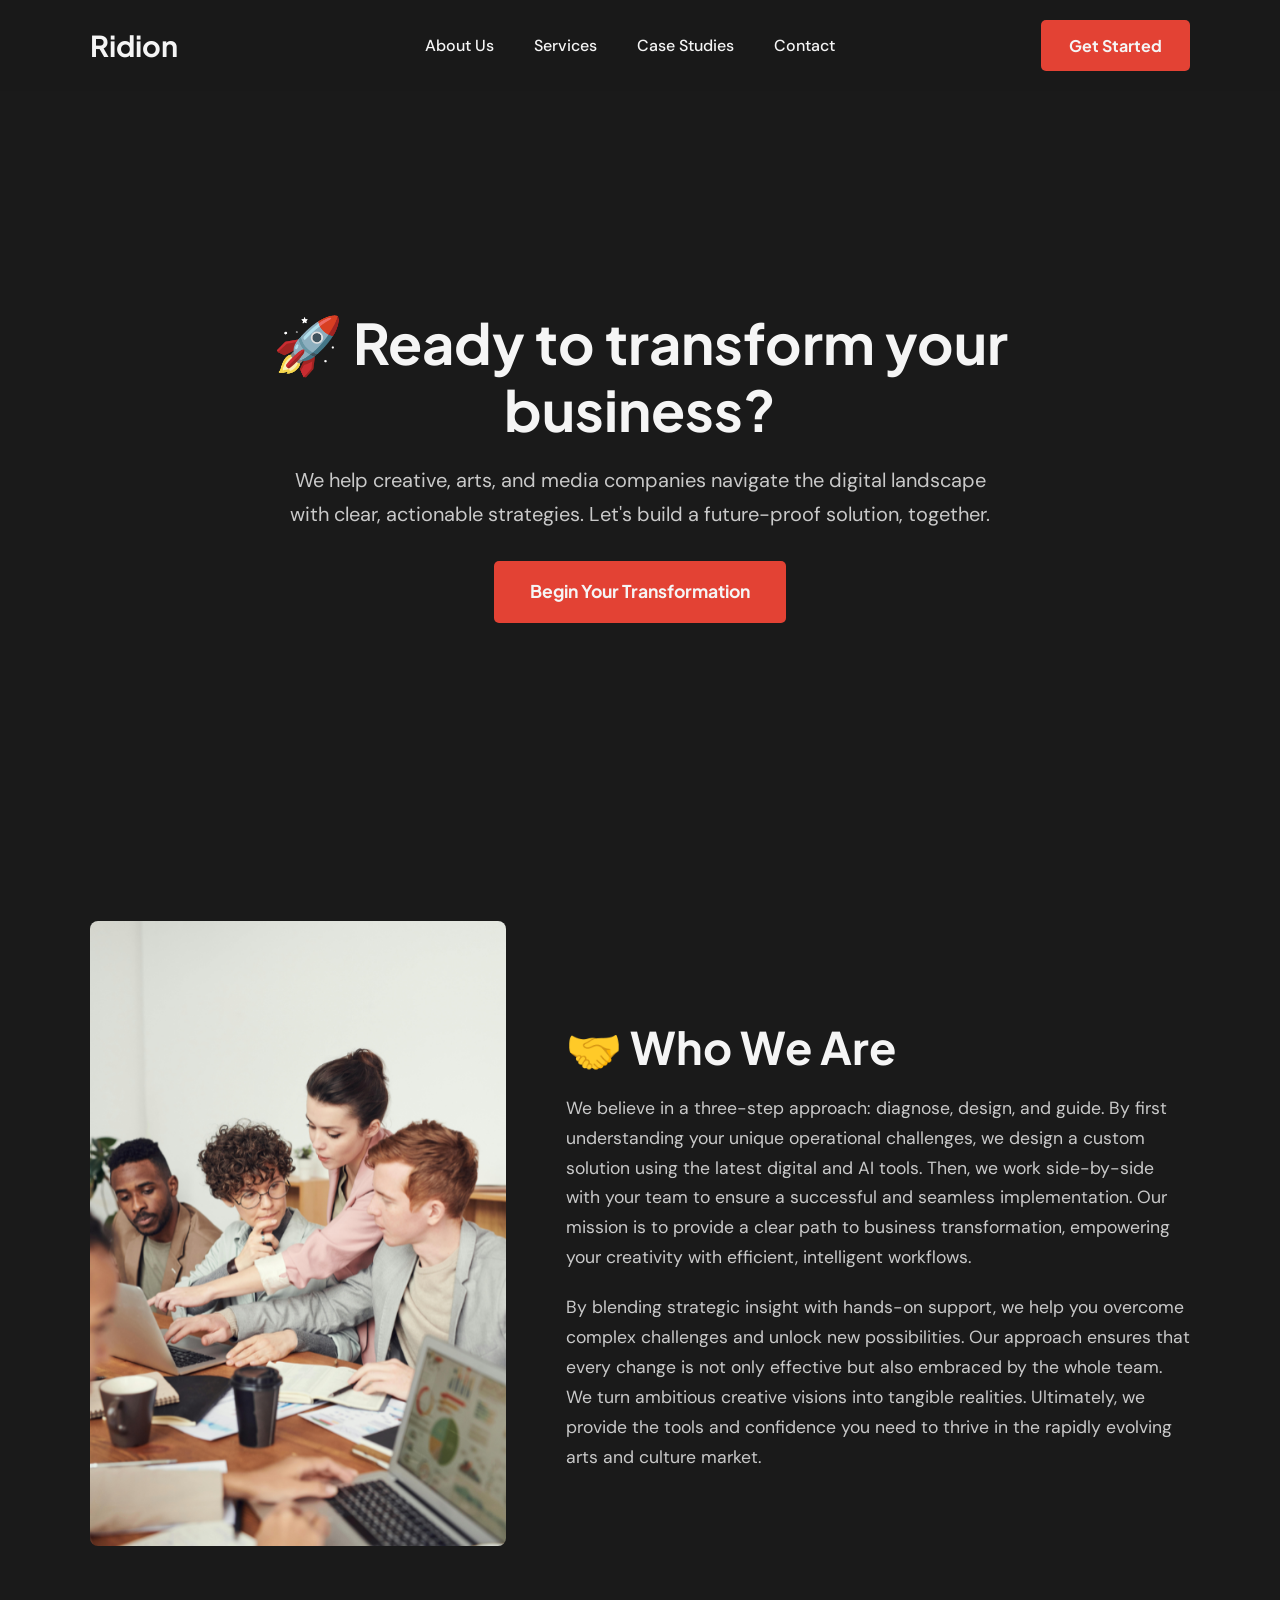
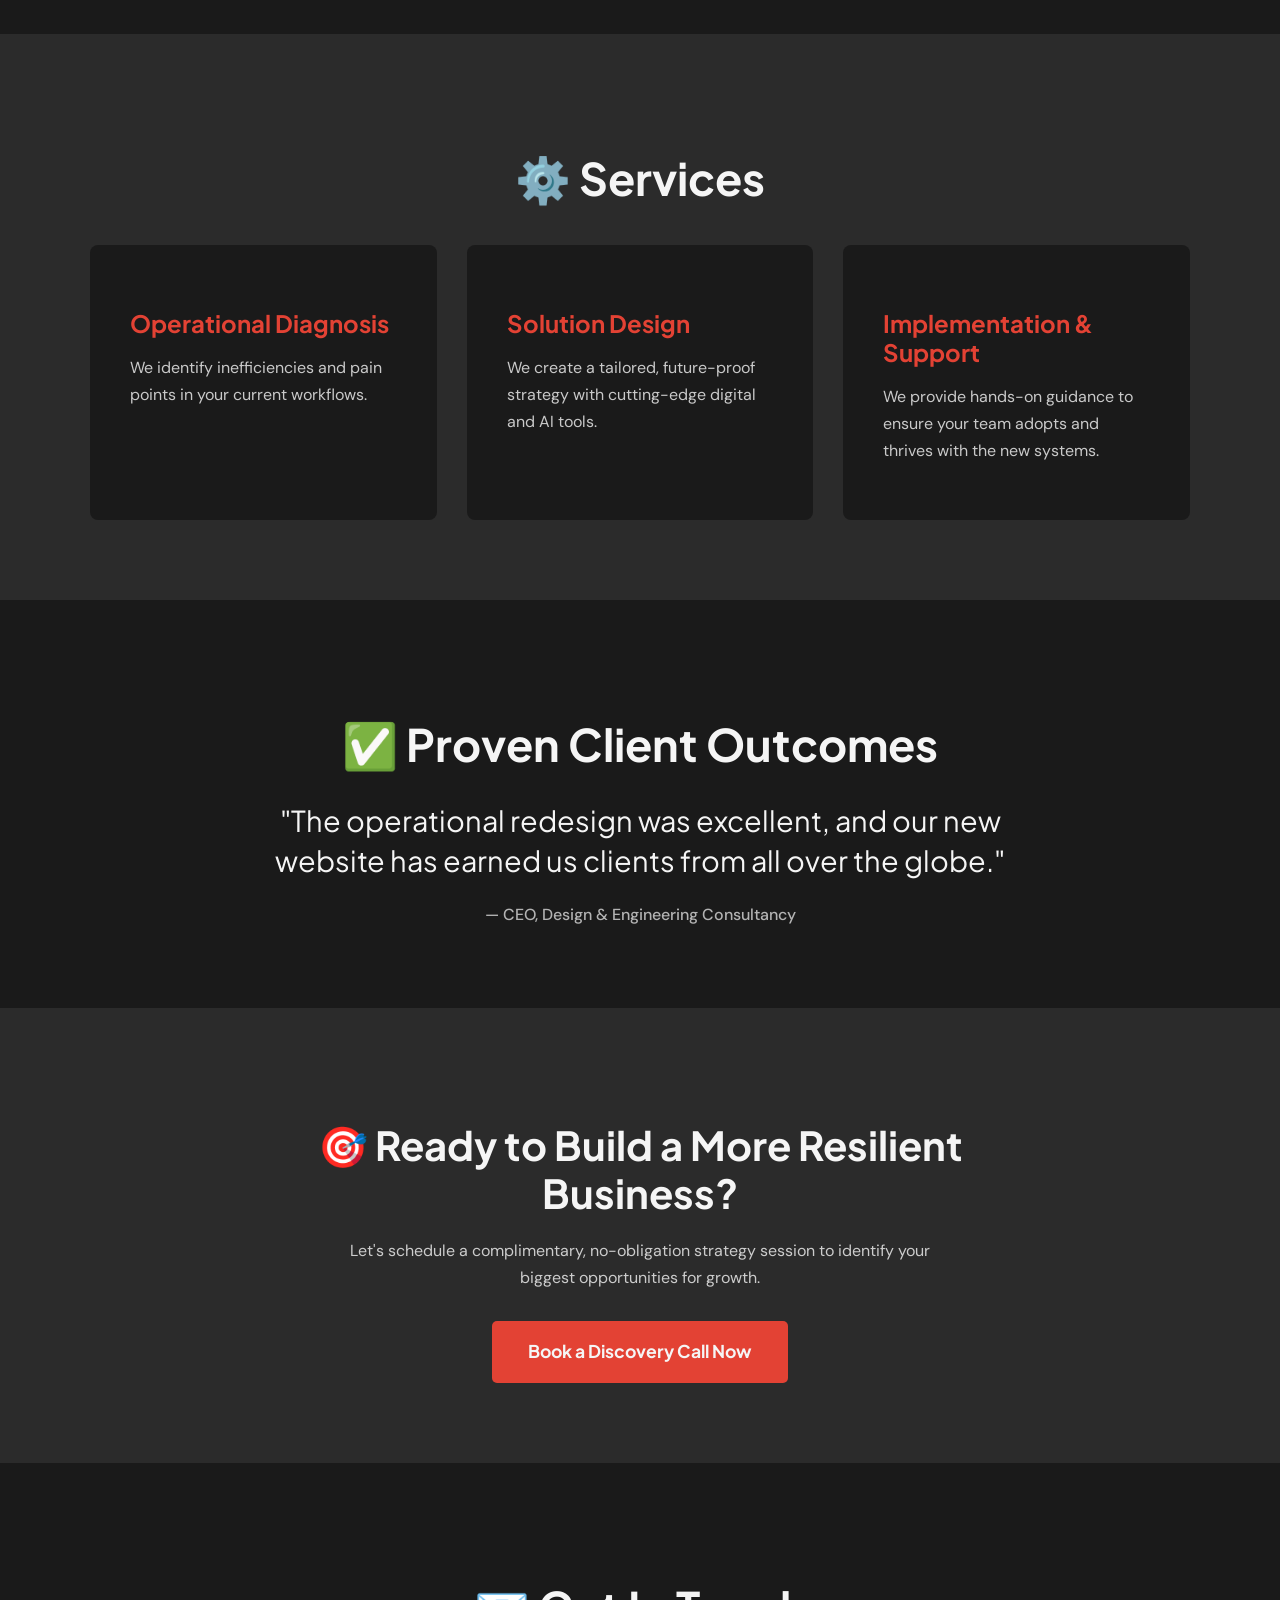
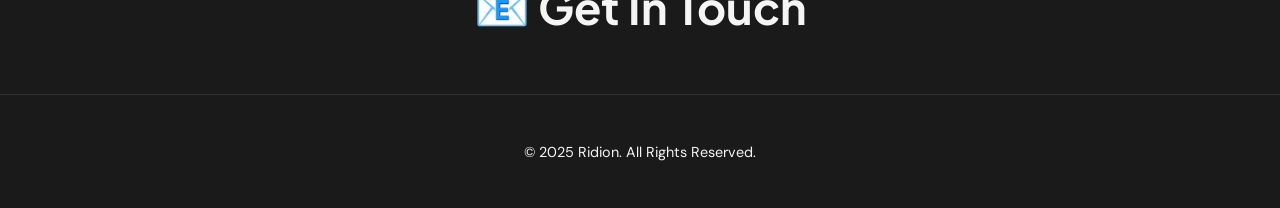
<file: ridion-website/index.html>
<!DOCTYPE html>
<html lang="en">
<head>
    <meta charset="UTF-8">
    <meta name="viewport" content="width=device-width, initial-scale=1.0">
    <title>Ridion Consultaning | Digital and AI transformation for creative industries</title>
    <link rel="stylesheet" href="style.css">
    <link rel="preconnect" href="https://fonts.googleapis.com">
    <link rel="preconnect" href="https://fonts.gstatic.com" crossorigin>
    <link href="https://fonts.googleapis.com/css2?family=Plus+Jakarta+Sans:wght@700&family=DM+Sans:wght@400;500&display=swap" rel="stylesheet">
</head>
<body>

    <header class="site-header">
        <div class="container">
            <nav class="main-nav">
                <a href="#" class="logo">Ridion</a>
                <ul class="nav-links">
                    <li><a href="#about">About Us</a></li>
                    <li><a href="#services">Services</a></li>
                    <li><a href="#proof">Case Studies</a></li>
                    <li><a href="#contact">Contact</a></li>
                </ul>
                <a href="#cta" class="btn">Get Started</a>
                <button class="hamburger" id="hamburger">&#9776;</button>
            </nav>
        </div>
    </header>

    <main>
        <section class="hero">
            <div class="container text-center">
                <h1>🚀 Ready to transform your business?</h1>
                <p class="subtitle">We help creative, arts, and media companies navigate the digital landscape with clear, actionable strategies. Let's build a future-proof solution, together.</p>
                <a href="#cta" class="btn btn-large">Begin Your Transformation</a>
            </div>
        </section>

        <section id="about" class="about-section">
            <div class="container about-grid">
                <div class="about-image">
                    <img src="team.png" alt="A team collaborates in a modern office environment">
                </div>
                <div class="about-content">
                    <h2 class="section-title">🤝 Who We Are</h2>
                    <p>We believe in a three-step approach: diagnose, design, and guide. By first understanding your unique operational challenges, we design a custom solution using the latest digital and AI tools. Then, we work side-by-side with your team to ensure a successful and seamless implementation. Our mission is to provide a clear path to business transformation, empowering your creativity with efficient, intelligent workflows.</p>
                    <p>By blending strategic insight with hands-on support, we help you overcome complex challenges and unlock new possibilities. Our approach ensures that every change is not only effective but also embraced by the whole team. We turn ambitious creative visions into tangible realities. Ultimately, we provide the tools and confidence you need to thrive in the rapidly evolving arts and culture market.</p>
                </div>
            </div>
        </section>

        <section id="services" class="services-section">
            <div class="container">
                <h2 class="section-title text-center">⚙️ Services</h2>
                <div class="services-grid">
                    <div class="service-card">
                        <h3>Operational Diagnosis</h3>
                        <p>We identify inefficiencies and pain points in your current workflows.</p>
                    </div>
                    <div class="service-card">
                        <h3>Solution Design</h3>
                        <p>We create a tailored, future-proof strategy with cutting-edge digital and AI tools.</p>
                    </div>
                    <div class="service-card">
                        <h3>Implementation & Support</h3>
                        <p>We provide hands-on guidance to ensure your team adopts and thrives with the new systems.</p>
                    </div>
                </div>
            </div>
        </section>

        <section id="proof" class="proof-section">
            <div class="container text-center">
                <h2 class="section-title">✅ Proven Client Outcomes</h2>
                <blockquote class="testimonial-static">
                    <p>"The operational redesign was excellent, and our new website has earned us clients from all over the globe."</p>
                    <cite>— CEO, Design & Engineering Consultancy</cite>
                </blockquote>
            </div>
        </section>

        <section id="cta" class="cta-section">
            <div class="container text-center">
                <h2>🎯 Ready to Build a More Resilient Business?</h2>
                <p>Let's schedule a complimentary, no-obligation strategy session to identify your biggest opportunities for growth.</p>
                <a href="https://calendly.com/matthew-adamo-ridion/discovery-call" target="_blank" class="btn btn-large">Book a Discovery Call Now</a>
            </div>
        </section>

        <section id="contact" class="contact-us-section">
            <div class="container">
                <h2 class="section-title text-center">📧 Get In Touch</h2>
                <script type="text/javascript" src="https://form.jotform.com/jsform/252256049059359"></script>
            </div>
        </section>
    </main>

    <footer class="site-footer-bottom">
        <div class="container">
            <p>&copy; 2025 Ridion. All Rights Reserved.</p>
        </div>
    </footer>
    
    <script src="script.js"></script>
</body>
</html>
</file>
<file: ridion-website/style.css>
/* --- Root Variables & Global Styles --- */
:root {
    --background-dark: #1A1A1A;
    --primary-text: #F5F5F5;
    --accent-red: #E34234;
    --card-bg: #2B2B2B;
    --font-heading: 'Plus Jakarta Sans', sans-serif;
    --font-body: 'DM Sans', sans-serif;
}

html { scroll-behavior: smooth; }

body {
    margin: 0;
    background-color: var(--background-dark);
    color: var(--primary-text);
    font-family: var(--font-body);
    line-height: 1.7;
}

.container { max-width: 1100px; margin: 0 auto; padding: 0 20px; }
h1, h2, h3 { font-family: var(--font-heading); font-weight: 700; line-height: 1.2; }
h1 { font-size: 3.5rem; }
h2 { font-size: 2.8rem; margin-bottom: 20px;}
h3 { font-size: 1.5rem; margin-bottom: 10px; color: var(--accent-red); }
section { padding: 80px 0; }
.text-center { text-align: center; }

/* --- Buttons & Links --- */
.btn { display: inline-block; padding: 12px 28px; border-radius: 5px; text-decoration: none; background-color: var(--accent-red); color: var(--primary-text); font-family: var(--font-heading); font-weight: 700; transition: transform 0.2s ease, filter 0.2s ease; border: none; cursor: pointer; }
.btn:hover { transform: translateY(-3px); filter: brightness(1.1); }
.btn-large { padding: 16px 36px; font-size: 1.1rem; }
a { color: var(--accent-red); text-decoration: none; }
a:hover { text-decoration: underline; }

/* --- Header & Navigation --- */
.site-header { padding: 20px 0; position: sticky; top: 0; z-index: 1000; background-color: rgba(26, 26, 26, 0.8); backdrop-filter: blur(10px); }
.main-nav { display: flex; justify-content: space-between; align-items: center; }
.logo { font-family: var(--font-heading); font-size: 1.8rem; color: var(--primary-text); text-decoration: none; font-weight: 700; }
.nav-links { list-style: none; display: flex; margin: 0; padding: 0; }
.nav-links li { margin-left: 40px; }
.nav-links a { color: var(--primary-text); font-weight: 500; }
.nav-links a:hover { color: var(--accent-red); text-decoration: none; }
.hamburger { display: none; background: none; border: none; color: var(--primary-text); font-size: 2rem; cursor: pointer; }

/* --- Hero Section --- */
.hero { min-height: 70vh; display: flex; align-items: center; justify-content: center; padding: 60px 0; }
.hero h1 { max-width: 800px; margin: 0 auto 20px; }
.subtitle { font-size: 1.25rem; max-width: 700px; margin: 0 auto 30px; color: rgba(245, 245, 245, 0.8); }

/* --- About Us Section --- */
.about-grid { display: grid; grid-template-columns: 1fr 1.5fr; gap: 60px; align-items: center; }
.about-image img { width: 100%; height: 100%; object-fit: cover; border-radius: 8px; }
.about-content p { font-size: 1.1rem; color: rgba(245, 245, 245, 0.8); margin-bottom: 20px; }

/* --- Services Section --- */
.services-section { background-color: var(--card-bg); }
.services-grid { display: grid; grid-template-columns: repeat(auto-fit, minmax(300px, 1fr)); gap: 30px; margin-top: 40px; }
.service-card { background-color: var(--background-dark); padding: 40px; border-radius: 8px; }
.service-card p { color: rgba(245, 245, 245, 0.8); font-size: 1rem; }

/* --- Case Studies/Proof Section --- */
.proof-section { background-color: var(--background-dark); }
.testimonial-static {
    max-width: 800px;
    margin: 20px auto 0;
    padding: 0;
    border: 0;
}
.testimonial-static p {
    font-size: 1.8rem;
    font-family: var(--font-heading);
    line-height: 1.4;
    margin-bottom: 20px;
}
.testimonial-static cite {
    font-style: normal;
    font-weight: 500;
    color: rgba(245, 245, 245, 0.7);
}

/* --- CTA Section --- */
.cta-section { background-color: var(--card-bg); text-align: center; }
.cta-section h2 { font-size: 2.5rem; max-width: 700px; margin-left: auto; margin-right: auto; }
.cta-section p { max-width: 600px; margin: 15px auto 30px; color: rgba(245, 245, 245, 0.8); }

/* --- Contact Us Section --- */
.contact-us-section { padding-bottom: 40px; }
/* NOTE: Old manual form styles removed. The JotForm script handles its own styling. */

/* --- Footer --- */
.site-footer-bottom { border-top: 1px solid rgba(245, 245, 245, 0.1); text-align: center; padding: 30px 0; font-size: 0.9rem; color: rgba(245, 245, 245)
</file>
